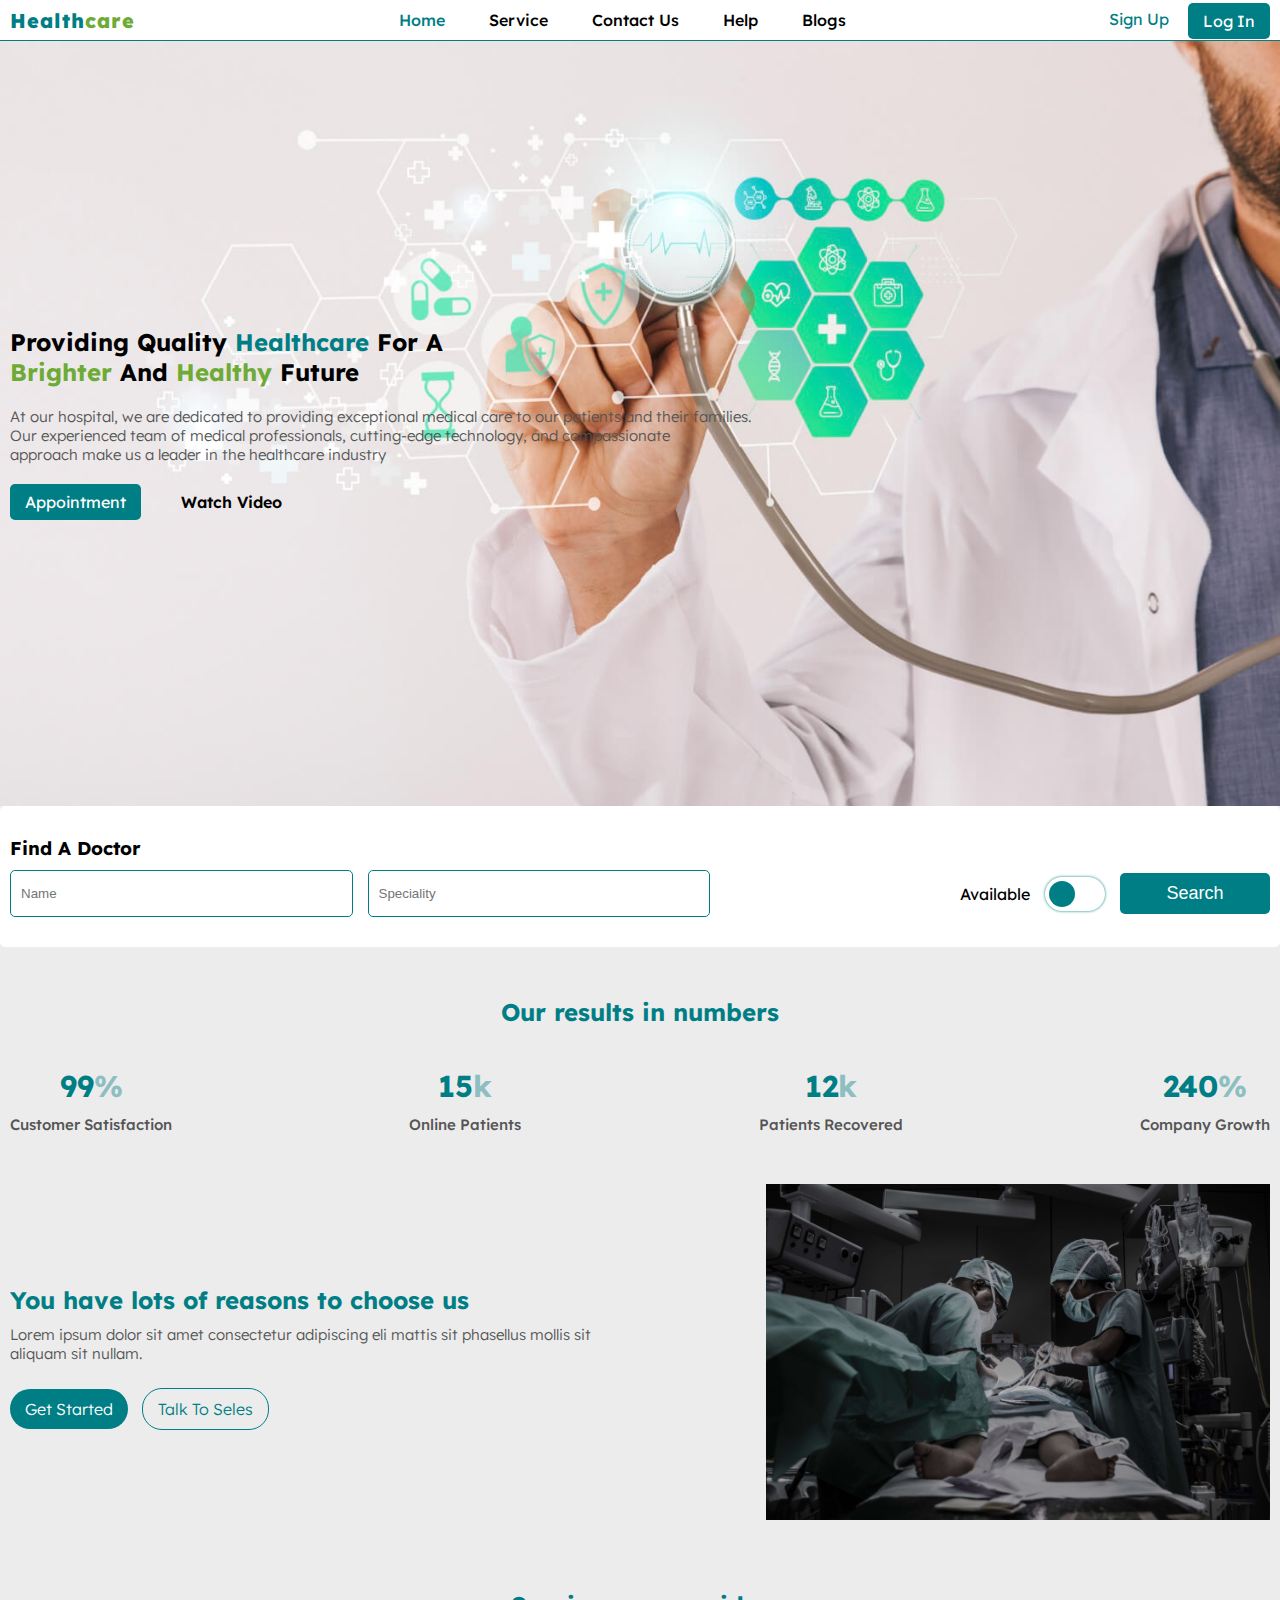
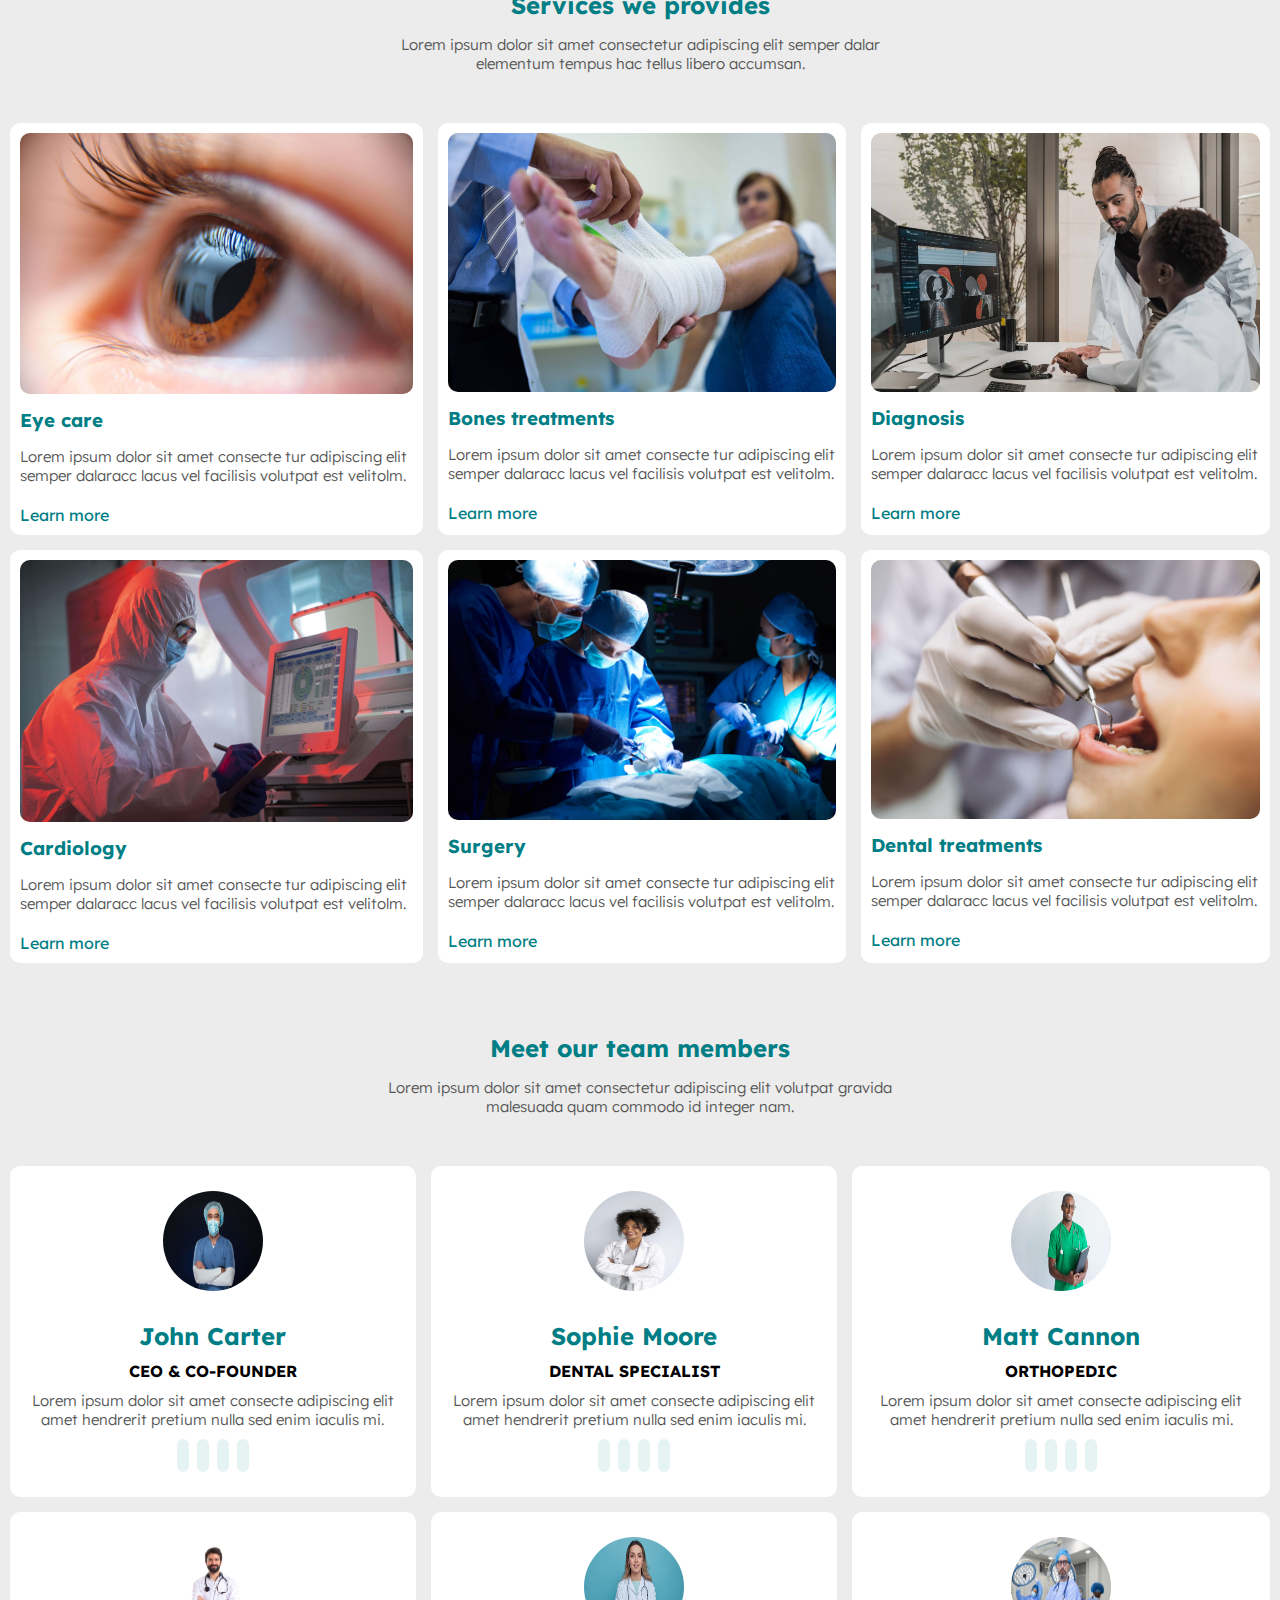
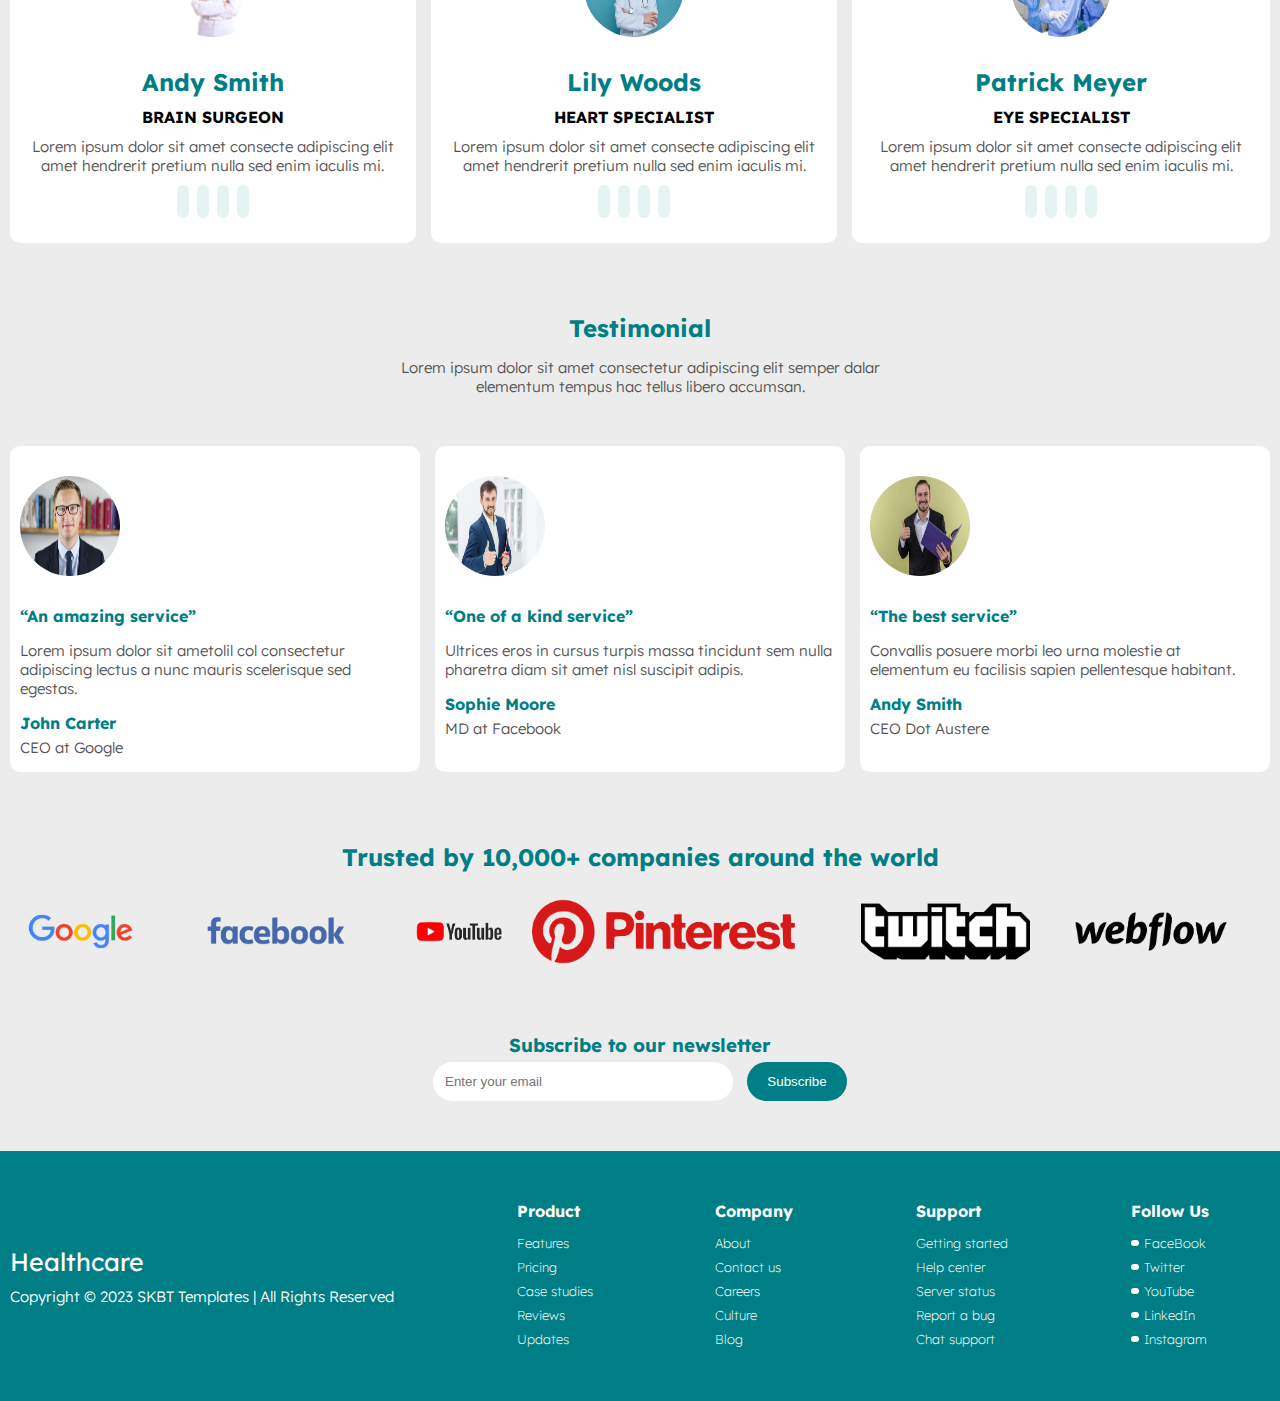
<file: index.html>
<!DOCTYPE html>
<html lang="en">
  <head>
    <meta charset="UTF-8" />
    <meta name="viewport" content="width=device-width, initial-scale=1.0" />
    <title>Doctor Appointment Home</title>
    <link
      rel="stylesheet"
      href="https://cdnjs.cloudflare.com/ajax/libs/font-awesome/6.4.2/css/all.min.css"
      integrity="sha512-z3gLpd7yknf1YoNbCzqRKc4qyor8gaKU1qmn+CShxbuBusANI9QpRohGBreCFkKxLhei6S9CQXFEbbKuqLg0DA=="
      crossorigin="anonymous"
      referrerpolicy="no-referrer"
    />

    <link rel="stylesheet" href="style.css" />
    <link rel="stylesheet" href="responsive.css" />
  </head>
  <body>
    <!-- ==========================  -->
    <!-- header section starts -->
    <!-- ==========================  -->

    <nav>
      <div class="nav-container">
        <a href="#" class="logo">Health<span>care</span></a>
        <ul class="nav-items" id="subMenu">
          <li class="nav-list"><a href="#" class="nav-link">Home</a></li>
          <li class="nav-list"><a href="#" class="nav-link">Service</a></li>
          <li class="nav-list">
            <a href="contact-page.html" class="nav-link">Contact Us</a>
          </li>
          <li class="nav-list"><a href="#" class="nav-link">Help</a></li>
          <li class="nav-list"><a href="#" class="nav-link">Blogs</a></li>
          <li class="nav-list-hidden">
            <a href="#">Log In</a>
            <a href="#">Sign Up</a>
          </li>
        </ul>
        <div class="sign-in-up">
          <a href="#" class="sign-up">Sign Up</a>
          <a href="#" class="log-in btn">Log In</a>
        </div>
        <i class="fa-solid fa-bars nav-bar-icon" onclick="toggleMenu()"></i>
      </div>
    </nav>
    <header>
      <div class="hero-section">
        <h2>
          Providing Quality
          <span style="color: rgba(0, 126, 133, 1)">Healthcare</span> For A
          <br />
          <span style="color: rgba(110, 171, 54, 1)">Brighter</span> And
          <span style="color: rgba(110, 171, 54, 1)">Healthy</span>
          Future
        </h2>
        <p class="hero-section-para">
          At our hospital, we are dedicated to providing exceptional medical
          care to our patients and their families. <br />
          Our experienced team of medical professionals, cutting-edge
          technology, and compassionate <br />
          approach make us a leader in the healthcare industry
        </p>
        <div class="hero-btn-list">
          <a href="#" class="btn">Appointment</a>
          <i class="fa-solid fa-circle-play play-btn"></i>
          <a href="#" class="video-btn">Watch Video</a>
        </div>
      </div>
    </header>
    <!-- ==========================  -->
    <!-- header section ends -->
    <!-- ==========================  -->
    <!-- ==========================  -->
    <!-- find doctor section starts -->
    <!-- ==========================  -->
    <section class="find-doctor-main">
      <h3>Find A Doctor</h3>
      <form action="" class="find-doctor-form">
        <div class="find-doctor-form-left">
          <input
            type="text"
            name="name"
            id="name"
            placeholder="Name"
            class="doctor-form-input"
          />
          <input
            type="text"
            name="speciality"
            id="speciality"
            placeholder="Speciality"
            class="doctor-form-input"
          />
        </div>

        <div class="find-doctor-form-right">
          <span class="switch-label">Available</span>
          <label class="switch">
            <input type="checkbox" />
            <span class="slider round"></span>
          </label>
          <input type="button" value="Search" class="btn find-doctor-btn" />
        </div>
      </form>
    </section>
    <!-- ==========================  -->
    <!-- find doctor section ends -->
    <!-- ==========================  -->
    <!-- ==========================  -->
    <!-- result section starts -->
    <!-- ==========================  -->
    <div class="result-show-container">
      <h2>Our results in numbers</h2>
      <div class="result-show-items">
        <div class="result-show-list">
          <h3>99<span>%</span></h3>
          <p>Customer Satisfaction</p>
        </div>
        <div class="result-show-list">
          <h3>15<span>k</span></h3>
          <p>Online Patients</p>
        </div>
        <div class="result-show-list">
          <h3>12<span>k</span></h3>
          <p>Patients Recovered</p>
        </div>
        <div class="result-show-list">
          <h3>240<span>%</span></h3>
          <p>Company Growth</p>
        </div>
      </div>
    </div>
    <!-- ==========================  -->
    <!-- result section ends -->
    <!-- ==========================  -->
    <!-- ==========================  -->
    <!-- choose section starts -->
    <!-- ==========================  -->
    <div class="why-choose">
      <div class="why-choose-details">
        <h2>You have lots of reasons to choose us</h2>
        <p>
          Lorem ipsum dolor sit amet consectetur adipiscing eli mattis sit
          phasellus mollis sit aliquam sit nullam.
        </p>
        <a href="#" class="btn">Get Started</a>
        <a href="#" class="btn choose-btn">Talk To Seles</a>
      </div>
      <img src="Images/sergeri.jpg" alt="img" />
    </div>
    <!-- ==========================  -->
    <!-- choose section ends -->
    <!-- ==========================  -->
    <!-- ==========================  -->
    <!-- services section starts -->
    <!-- ==========================  -->
    <div class="services-container">
      <div class="services-head">
        <h2>Services we provides</h2>
        <p>
          Lorem ipsum dolor sit amet consectetur adipiscing elit semper dalar<br />
          elementum tempus hac tellus libero accumsan.
        </p>
      </div>
      <div class="services-items">
        <div class="services-list">
          <img src="Images/eye.jpg" alt="img" />
          <h3>Eye care</h3>
          <p>
            Lorem ipsum dolor sit amet consecte tur adipiscing elit semper
            dalaracc lacus vel facilisis volutpat est velitolm.
          </p>
          <a href="#" class="Learn-more-btn">Learn more</a>
        </div>
        <div class="services-list">
          <img src="Images/Bones.jpg" alt="img" />
          <h3>Bones treatments</h3>
          <p>
            Lorem ipsum dolor sit amet consecte tur adipiscing elit semper
            dalaracc lacus vel facilisis volutpat est velitolm.
          </p>
          <a href="#" class="Learn-more-btn">Learn more</a>
        </div>
        <div class="services-list">
          <img src="Images/Diagnosis.jpg" alt="img" />
          <h3>Diagnosis</h3>
          <p>
            Lorem ipsum dolor sit amet consecte tur adipiscing elit semper
            dalaracc lacus vel facilisis volutpat est velitolm.
          </p>
          <a href="#" class="Learn-more-btn">Learn more</a>
        </div>
        <div class="services-list">
          <img src="Images/Cardiology.jpg" alt="img" />
          <h3>Cardiology</h3>
          <p>
            Lorem ipsum dolor sit amet consecte tur adipiscing elit semper
            dalaracc lacus vel facilisis volutpat est velitolm.
          </p>
          <a href="#" class="Learn-more-btn">Learn more</a>
        </div>
        <div class="services-list">
          <img src="Images/Surgery.jpg" alt="img" />
          <h3>Surgery</h3>
          <p>
            Lorem ipsum dolor sit amet consecte tur adipiscing elit semper
            dalaracc lacus vel facilisis volutpat est velitolm.
          </p>
          <a href="#" class="Learn-more-btn">Learn more</a>
        </div>
        <div class="services-list">
          <img src="Images/dentist.jpg" alt="img" />
          <h3>Dental treatments</h3>
          <p>
            Lorem ipsum dolor sit amet consecte tur adipiscing elit semper
            dalaracc lacus vel facilisis volutpat est velitolm.
          </p>
          <a href="#" class="Learn-more-btn">Learn more</a>
        </div>
      </div>
    </div>
    <!-- ==========================  -->
    <!-- services section ends -->
    <!-- ==========================  -->
    <!-- ==========================  -->
    <!-- tem member section starts -->
    <!-- ==========================  -->
    <div class="tem-member-container">
      <div class="tem-member-head">
        <h2>Meet our team members</h2>
        <p>
          Lorem ipsum dolor sit amet consectetur adipiscing elit volutpat
          gravida <br />
          malesuada quam commodo id integer nam.
        </p>
      </div>
      <div class="tem-member-items">
        <div class="tem-member-list">
          <img src="Images/tem-member2.jpg" alt="img" />
          <h2>John Carter</h2>
          <h4>CEO & Co-Founder</h4>
          <p>
            Lorem ipsum dolor sit amet consecte adipiscing elit amet hendrerit
            pretium nulla sed enim iaculis mi.
          </p>
          <div class="tem-member-social-icon">
            <a href="#"><i class="fa-brands fa-facebook-f"></i></a>
            <a href="#"><i class="fa-brands fa-twitter"></i></a>
            <a href="#"><i class="fa-brands fa-instagram"></i></a>
            <a href="#"><i class="fa-brands fa-linkedin-in"></i></a>
          </div>
        </div>

        <div class="tem-member-list">
          <img src="Images/tem-member3.jpg" alt="img" />
          <h2>Sophie Moore</h2>
          <h4>dental specialist</h4>
          <p>
            Lorem ipsum dolor sit amet consecte adipiscing elit amet hendrerit
            pretium nulla sed enim iaculis mi.
          </p>
          <div class="tem-member-social-icon">
            <a href="#"><i class="fa-brands fa-facebook-f"></i></a>
            <a href="#"><i class="fa-brands fa-twitter"></i></a>
            <a href="#"><i class="fa-brands fa-instagram"></i></a>
            <a href="#"><i class="fa-brands fa-linkedin-in"></i></a>
          </div>
        </div>
        <div class="tem-member-list">
          <img src="Images/tem-member4.jpg" alt="img" />
          <h2>Matt Cannon</h2>
          <h4>orthopedic</h4>
          <p>
            Lorem ipsum dolor sit amet consecte adipiscing elit amet hendrerit
            pretium nulla sed enim iaculis mi.
          </p>
          <div class="tem-member-social-icon">
            <a href="#"><i class="fa-brands fa-facebook-f"></i></a>
            <a href="#"><i class="fa-brands fa-twitter"></i></a>
            <a href="#"><i class="fa-brands fa-instagram"></i></a>
            <a href="#"><i class="fa-brands fa-linkedin-in"></i></a>
          </div>
        </div>
        <div class="tem-member-list">
          <img src="Images/tem-member6.jpg" alt="img" />
          <h2>Andy Smith</h2>
          <h4>brain surgeon</h4>
          <p>
            Lorem ipsum dolor sit amet consecte adipiscing elit amet hendrerit
            pretium nulla sed enim iaculis mi.
          </p>
          <div class="tem-member-social-icon">
            <a href="#"><i class="fa-brands fa-facebook-f"></i></a>
            <a href="#"><i class="fa-brands fa-twitter"></i></a>
            <a href="#"><i class="fa-brands fa-instagram"></i></a>
            <a href="#"><i class="fa-brands fa-linkedin-in"></i></a>
          </div>
        </div>
        <div class="tem-member-list">
          <img src="Images/tem-member5.jpg" alt="img" />
          <h2>Lily Woods</h2>
          <h4>heart specialist</h4>
          <p>
            Lorem ipsum dolor sit amet consecte adipiscing elit amet hendrerit
            pretium nulla sed enim iaculis mi.
          </p>
          <div class="tem-member-social-icon">
            <a href="#"><i class="fa-brands fa-facebook-f"></i></a>
            <a href="#"><i class="fa-brands fa-twitter"></i></a>
            <a href="#"><i class="fa-brands fa-instagram"></i></a>
            <a href="#"><i class="fa-brands fa-linkedin-in"></i></a>
          </div>
        </div>
        <div class="tem-member-list">
          <img src="Images/tem-member1.jpg" alt="img" />
          <h2>Patrick Meyer</h2>
          <h4>eye specialist</h4>
          <p>
            Lorem ipsum dolor sit amet consecte adipiscing elit amet hendrerit
            pretium nulla sed enim iaculis mi.
          </p>
          <div class="tem-member-social-icon">
            <a href="#"><i class="fa-brands fa-facebook-f"></i></a>
            <a href="#"><i class="fa-brands fa-twitter"></i></a>
            <a href="#"><i class="fa-brands fa-instagram"></i></a>
            <a href="#"><i class="fa-brands fa-linkedin-in"></i></a>
          </div>
        </div>
      </div>
    </div>
    <!-- ==========================  -->
    <!-- tem member section ends -->
    <!-- ==========================  -->
    <!-- ==========================  -->
    <!-- testimonial section starts -->
    <!-- ==========================  -->
    <div class="testimonial-container">
      <div class="testimonial-head">
        <h2>Testimonial</h2>
        <p>
          Lorem ipsum dolor sit amet consectetur adipiscing elit semper dalar
          <br />
          elementum tempus hac tellus libero accumsan.
        </p>
      </div>
      <div class="testimonial-items">
        <div class="testimonial-list">
          <img src="Images/CEO at Google.jpg" alt="img" />
          <strong>“An amazing service”</strong>
          <p>
            Lorem ipsum dolor sit ametolil col consectetur adipiscing lectus a
            nunc mauris scelerisque sed egestas.
          </p>
          <h4>John Carter</h4>
          <p>CEO at Google</p>
        </div>
        <div class="testimonial-list">
          <img src="Images/MD at Facebook.jpg" alt="img" />
          <strong>“One of a kind service”</strong>
          <p>
            Ultrices eros in cursus turpis massa tincidunt sem nulla pharetra
            diam sit amet nisl suscipit adipis.
          </p>
          <h4>Sophie Moore</h4>
          <p>MD at Facebook</p>
        </div>
        <div class="testimonial-list">
          <img src="Images/CEO Dot Austere.jpg" alt="img" />
          <strong>“The best service”</strong>
          <p>
            Convallis posuere morbi leo urna molestie at elementum eu facilisis
            sapien pellentesque habitant.
          </p>
          <h4>Andy Smith</h4>
          <p>CEO Dot Austere</p>
        </div>
      </div>
    </div>
    <!-- ==========================  -->
    <!-- testimonial section ends -->
    <!-- ==========================  -->
    <!-- social logo section startds -->
    <div class="social-logo-container">
      <h2>Trusted by 10,000+ companies around the world</h2>
      <div class="social-logo-items">
        <a href="#"><img src="Images/google.png" alt="img" /></a>
        <a href="#"><img src="Images/fb-logo.png" alt="img" /></a>
        <a href="#"><img src="Images/yt-logo.png" alt="img" /></a>
        <a href="#"><img src="Images/print-logo.png" alt="img" /></a>
        <a href="#"><img src="Images/tw-logo.png" alt="img" /></a>
        <a href="#"><img src="Images/webf-logo.png" alt="img" /></a>
      </div>
    </div>
    <!-- social logo section ends -->
    <!-- news letter section starts -->
    <div class="news-letter-container">
      <h3>Subscribe to our newsletter</h3>
      <input
        type="email"
        name="mail"
        id="mail"
        placeholder="Enter your email"
        class="news-letter-input"
      />
      <input type="button" value="Subscribe" class="news-letter-btn" />
    </div>
    <!-- news letter section ends -->
    <!-- footer section starts -->
    <div class="footer-container">
      <div class="copy-right-section">
        <a href="#" class="footer-logo">Healthcare</a>
        <p>Copyright © 2023 SKBT Templates | All Rights Reserved</p>
      </div>
      <div class="footer-items">
        <div class="footer-product">
          <h4>Product</h4>
          <div class="footer-flex">
            <a href="#">Features</a>
            <a href="#">Pricing</a>
            <a href="#">Case studies</a>
            <a href="#">Reviews</a>
            <a href="#">Updates</a>
          </div>
        </div>
        <div class="footer-company">
          <h4>Company</h4>
          <div class="footer-flex">
            <a href="#">About</a>
            <a href="#">Contact us</a>
            <a href="#">Careers</a>
            <a href="#">Culture</a>
            <a href="#">Blog</a>
          </div>
        </div>
        <div class="footer-support">
          <h4>Support</h4>
          <div class="footer-flex">
            <a href="#">Getting started</a>
            <a href="#">Help center</a>
            <a href="#">Server status</a>
            <a href="#">Report a bug</a>
            <a href="#">Chat support</a>
          </div>
        </div>
        <div class="footer-follow-us">
          <h4>Follow Us</h4>
          <div class="footer-flex">
            <a href="#"><i class="fa-brands fa-facebook-f"></i>FaceBook</a>
            <a href="#"><i class="fa-brands fa-twitter"></i>Twitter</a>
            <a href="#"><i class="fa-brands fa-youtube"></i>YouTube</a>
            <a href="#"><i class="fa-brands fa-linkedin-in"></i>LinkedIn</a>
            <a href="#"><i class="fa-brands fa-instagram"></i>Instagram</a>
          </div>
        </div>
      </div>
    </div>
    <!-- footer section ends -->

    <script>
      let subMenu = document.getElementById("subMenu");
      function toggleMenu() {
        subMenu.classList.toggle("toggleMenuNav");
      }
    </script>
  </body>
</html>
</file>
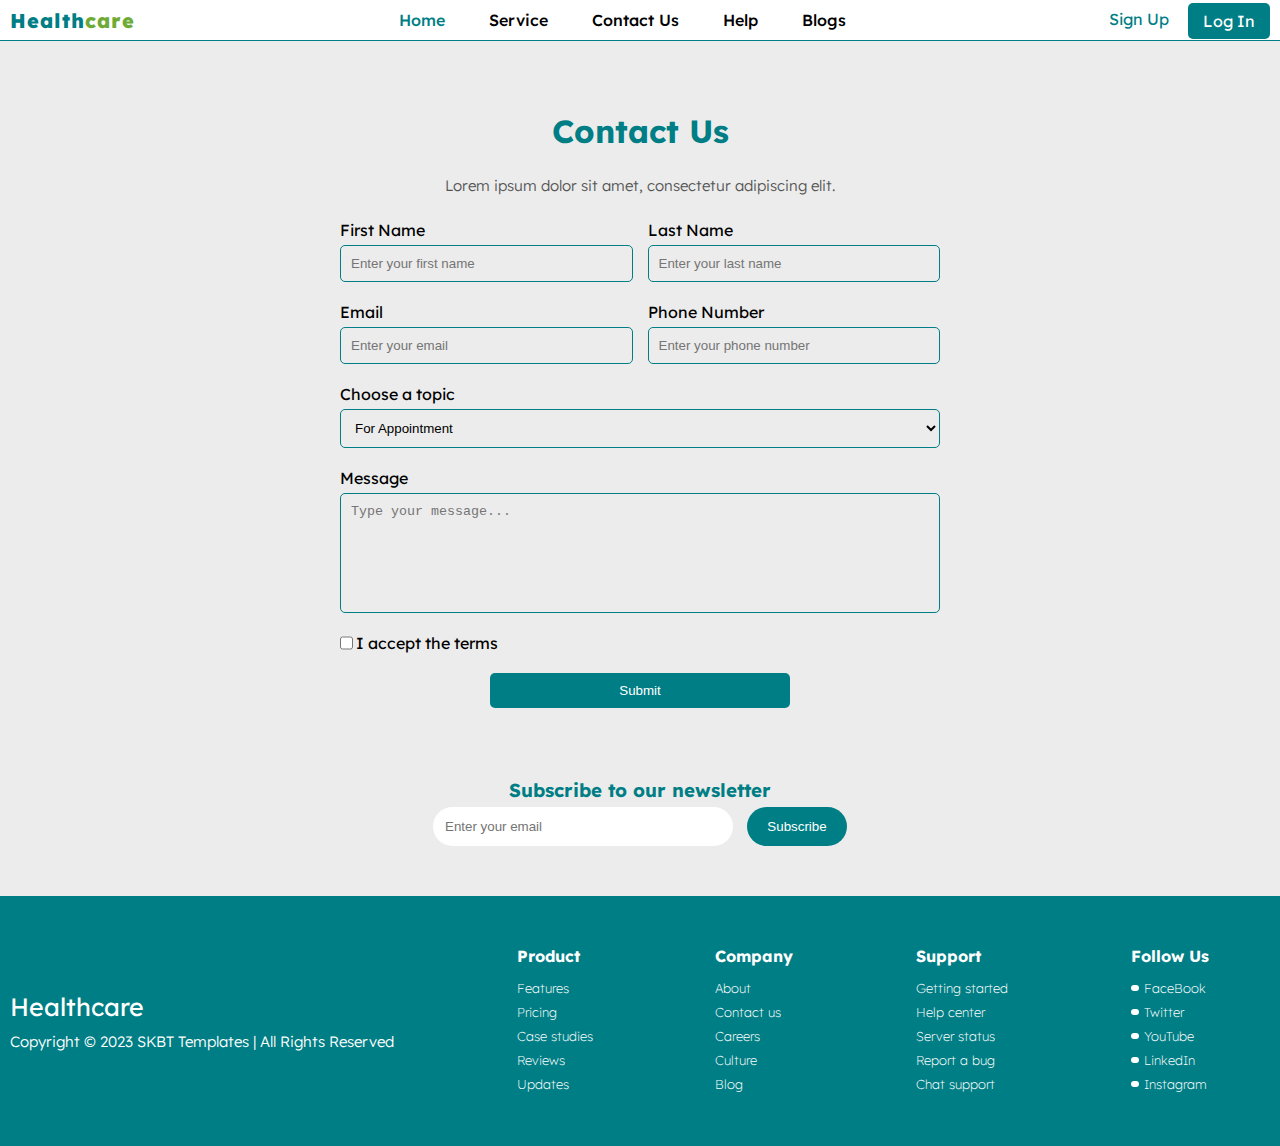
<file: contact-page.html>
<!DOCTYPE html>
<html lang="en">
  <head>
    <meta charset="UTF-8" />
    <meta name="viewport" content="width=device-width, initial-scale=1.0" />
    <title>Doctor Appointment Contact Us</title>
    <link
      rel="stylesheet"
      href="https://cdnjs.cloudflare.com/ajax/libs/font-awesome/6.4.2/css/all.min.css"
      integrity="sha512-z3gLpd7yknf1YoNbCzqRKc4qyor8gaKU1qmn+CShxbuBusANI9QpRohGBreCFkKxLhei6S9CQXFEbbKuqLg0DA=="
      crossorigin="anonymous"
      referrerpolicy="no-referrer"
    />

    <link rel="stylesheet" href="style.css" />
    <link rel="stylesheet" href="responsive.css" />
  </head>
  <body>
    <!-- ==========================  -->
    <!-- header section starts -->
    <!-- ==========================  -->
    <nav>
      <div class="nav-container">
        <a href="#" class="logo">Health<span>care</span></a>
        <ul class="nav-items" id="subMenu">
          <li class="nav-list">
            <a href="index.html" class="nav-link">Home</a>
          </li>
          <li class="nav-list"><a href="#" class="nav-link">Service</a></li>
          <li class="nav-list">
            <a href="contact-page.html" class="nav-link">Contact Us</a>
          </li>
          <li class="nav-list"><a href="#" class="nav-link">Help</a></li>
          <li class="nav-list"><a href="#" class="nav-link">Blogs</a></li>
          <li class="nav-list-hidden">
            <a href="#">Log In</a>
            <a href="#">Sign Up</a>
          </li>
        </ul>
        <div class="sign-in-up">
          <a href="#" class="sign-up">Sign Up</a>
          <a href="#" class="log-in btn">Log In</a>
        </div>
        <i class="fa-solid fa-bars nav-bar-icon" onclick="toggleMenu()"></i>
      </div>
    </nav>
    <!-- <header>
      <div class="hero-section"></div>
    </header> -->
    <!-- ==========================  -->
    <!-- header section ends -->
    <!-- ==========================  -->
    <!-- ==========================  -->
    <!-- contact section starts -->
    <!-- ==========================  -->
    <div class="contact-main">
      <h1>Contact Us</h1>
      <p>Lorem ipsum dolor sit amet, consectetur adipiscing elit.</p>
      <form action="" class="contact-form">
        <label for="fName" class="contact-fname"
          >First Name<input
            type="text"
            name="fName"
            id="fName"
            placeholder="Enter your first name"
        /></label>

        <label for="lName" class="contact-lname"
          >Last Name<input
            type="text"
            name="lName"
            id="lName"
            placeholder="Enter your last name"
        /></label>

        <label for="email" class="contact-mail"
          >Email
          <input
            type="email"
            name="email"
            id="email"
            placeholder="Enter your email"
        /></label>

        <label for="number" class="contact-number"
          >Phone Number<input
            type="number"
            name="number"
            id="number"
            placeholder="Enter your phone number"
        /></label>
        <label for="chooseTopic" class="contact-selection-box"
          >Choose a topic<select name="slection" id="selection">
            <option value="Appointment">For Appointment</option>
            <option value="Services">About Services</option>
            <option value="Doctors">About our Doctors</option>
          </select></label
        >

        <label for="message" class="contact-message"
          >Message
          <textarea
            name="message"
            id="message"
            placeholder="Type your message..."
          ></textarea>
        </label>
        <div class="contact-check-box-container">
          <input type="checkbox" name="check" id="check" />
          <label for="check" class="contact-check-box">
            I accept the terms</label
          >
        </div>

        <input type="submit" value="Submit" class="contact-btn" />
      </form>
    </div>
    <!-- ==========================  -->
    <!-- contact section ends -->
    <!-- ==========================  -->
    <!-- news letter section starts -->
    <div class="news-letter-container">
      <h3>Subscribe to our newsletter</h3>
      <input
        type="email"
        name="mail"
        id="mail"
        placeholder="Enter your email"
        class="news-letter-input"
      />
      <input type="button" value="Subscribe" class="news-letter-btn" />
    </div>
    <!-- news letter section ends -->
    <!-- footer section starts -->
    <div class="footer-container">
      <div class="copy-right-section">
        <a href="#" class="footer-logo">Healthcare</a>
        <p>Copyright © 2023 SKBT Templates | All Rights Reserved</p>
      </div>
      <div class="footer-items">
        <div class="footer-product">
          <h4>Product</h4>
          <div class="footer-flex">
            <a href="#">Features</a>
            <a href="#">Pricing</a>
            <a href="#">Case studies</a>
            <a href="#">Reviews</a>
            <a href="#">Updates</a>
          </div>
        </div>
        <div class="footer-company">
          <h4>Company</h4>
          <div class="footer-flex">
            <a href="#">About</a>
            <a href="#">Contact us</a>
            <a href="#">Careers</a>
            <a href="#">Culture</a>
            <a href="#">Blog</a>
          </div>
        </div>
        <div class="footer-support">
          <h4>Support</h4>
          <div class="footer-flex">
            <a href="#">Getting started</a>
            <a href="#">Help center</a>
            <a href="#">Server status</a>
            <a href="#">Report a bug</a>
            <a href="#">Chat support</a>
          </div>
        </div>
        <div class="footer-follow-us">
          <h4>Follow Us</h4>
          <div class="footer-flex">
            <a href="#"><i class="fa-brands fa-facebook-f"></i>FaceBook</a>
            <a href="#"><i class="fa-brands fa-twitter"></i>Twitter</a>
            <a href="#"><i class="fa-brands fa-youtube"></i>YouTube</a>
            <a href="#"><i class="fa-brands fa-linkedin-in"></i>LinkedIn</a>
            <a href="#"><i class="fa-brands fa-instagram"></i>Instagram</a>
          </div>
        </div>
      </div>
    </div>
    <!-- footer section ends -->

    <script>
      let subMenu = document.getElementById("subMenu");
      function toggleMenu() {
        subMenu.classList.toggle("toggleMenuNav");
      }
    </script>
  </body>
</html>
</file>
<file: style.css>
@import url("https://fonts.googleapis.com/css2?family=Lexend:wght@100;200;300;400;500;600;700;800;900&display=swap");
/* ========================== */
/* common css code starts */
/* ==========================  */
* {
  margin: 0;
  padding: 0;
  box-sizing: border-box;
  text-decoration: none;
  list-style-type: none;
}
body {
  background-color: #ececec;
  font-family: "Lexend", sans-serif;
  /* max-width: 1200px; */
  margin: 0 auto;
  width: 100%;
  scroll-behavior: smooth;
}
p {
  color: #555555;
  font-size: 15px;
  font-weight: 300;
}
.btn {
  padding: 8px 15px;
  border-radius: 5px;
  background-color: var(--primary-color);
  color: #fff;
  text-align: center;
  vertical-align: middle;
  transition: 0.3s;
}
.btn:hover {
  border: 1px solid var(--primary-color);
  background-color: transparent;
  color: var(--primary-color);
}
:root {
  --primary-color: rgba(0, 126, 133, 1);
  --secondary-color: rgba(110, 171, 54, 1);
}
/* ========================== */
/* common css code ends */
/* ==========================  */
/* ========================== */
/* header section starts */
/* ==========================  */
nav {
  width: 100%;
  position: sticky;
  position: -webkit-sticky;
  top: 0;
  background-color: #ffffff;
  z-index: 99999;
  border-bottom: 1px solid var(--primary-color);
}
.nav-container {
  display: flex;
  align-items: center;
  justify-content: space-between;
  padding: 0 10px;
}
.logo {
  font-weight: 800;
  color: var(--primary-color);
  letter-spacing: 1px;
  font-size: 20px;
}
.logo span {
  color: var(--secondary-color);
}
.block-sign-in-up {
  display: none;
}
.nav-list {
  display: inline-block;
  padding: 10px 20px;
}
.nav-link {
  color: #000;
  font-weight: 500;
  transition: 0.5s;
}

.nav-list:first-child .nav-link {
  color: var(--primary-color);
}
.nav-link:hover {
  color: var(--primary-color);
}
.nav-list-hidden {
  display: none;
}
.sign-in-up {
  display: inline-block;
}
.sign-up {
  margin-right: 15px;
  color: var(--primary-color);
}
.nav-bar-icon {
  display: none;
}
header {
  /* max-width: 1200px; */
  background-image: url(Images/bg.jpg);
  background-position: top;
  background-repeat: no-repeat;
  background-size: cover;
  height: 85vh;
  display: flex;
  /* flex-direction: column; */
  align-items: center;
  justify-content: flex-start;
}
.hero-section {
  /* position: absolute; */
  /* top: 40%; */
  margin-left: 10px;
}
.hero-section-para {
  /* width: 60vw; */
  margin: 20px 0;
}
.hero-btn-list {
  display: flex;
  align-items: center;
  gap: 0 20px;
}
.video-btn {
  font-weight: 600;
  color: #000;
  text-align: center;
}
.play-btn {
  color: var(--primary-color);
  font-size: 30px;
}

/* ========================== */
/* header section ends */
/* ==========================  */
/* ========================== */
/* find doctor section starts */
/* ==========================  */
.find-doctor-main {
  background-color: #fff;
  border-radius: 5px;
  padding: 30px 10px;
}
.find-doctor-form {
  display: flex;
  align-items: center;
  justify-content: space-between;
  margin-top: 10px;
}
.find-doctor-form-left {
  display: flex;
  align-items: center;
  gap: 0 15px;
  width: 100%;
}
.doctor-form-input {
  border: 1px solid var(--primary-color);
  border-radius: 5px;
  background-color: transparent;
  padding: 15px 10px;
  width: 100%;
}
.doctor-form-input:focus {
  outline: none;
}
.switch {
  position: relative;
  display: inline-block;
  width: 60px;
  height: 34px;
}

.switch input {
  opacity: 0;
  width: 0;
  height: 0;
}

.slider {
  position: absolute;
  cursor: pointer;
  top: 0;
  left: 0;
  right: 0;
  bottom: 0;
  background-color: transparent;
  -webkit-transition: 0.4s;
  transition: 0.4s;
}
.slider:before {
  position: absolute;
  content: "";
  height: 26px;
  width: 26px;
  left: 4px;
  bottom: 4px;
  background-color: var(--primary-color);
  -webkit-transition: 0.4s;
  transition: 0.4s;
}

input:checked + .slider {
  background-color: var(--secondary-color);
}

.slider {
  box-shadow: 0 0 3px var(--primary-color);
}

input:checked + .slider:before {
  -webkit-transform: translateX(26px);
  -ms-transform: translateX(26px);
  transform: translateX(26px);
}
.slider.round {
  border-radius: 34px;
}
.slider.round:before {
  border-radius: 50%;
}
.find-doctor-form-right {
  display: flex;
  align-items: center;
  justify-content: flex-end;
  width: 80%;
  gap: 0 15px;
}

.find-doctor-btn {
  outline: none;
  border-style: none;
  font-weight: 500;
  font-size: 18px;
  padding: 10px 0;
  width: 150px;
}
/* ========================== */
/* find doctor section ends */
/* ==========================  */
/* ========================== */
/* result section starts */
/* ==========================  */
.result-show-container {
  margin: 50px 10px;
}
.result-show-container h2 {
  margin-bottom: 40px;
  text-align: center;
  color: var(--primary-color);
}
.result-show-items {
  display: flex;
  align-items: center;
  justify-content: space-between;
}
.result-show-list h3 {
  text-align: center;
  color: var(--primary-color);
  font-size: 30px;
  font-weight: 700;
}
.result-show-list h3 span {
  opacity: 40%;
}
.result-show-list p {
  font-weight: 500;
  margin-top: 10px;
}
/* ========================== */
/* result section ends */
/* ==========================  */
/* ========================== */
/* choose section starts */
/* ==========================  */
.why-choose {
  display: flex;
  align-items: center;
  justify-content: space-between;
  margin: 0 10px;
}
.why-choose img {
  width: 40%;
}
.why-choose-details {
  width: 50%;
}
.why-choose-details h2 {
  color: var(--primary-color);
  margin-bottom: 10px;
}
.why-choose-details p {
  margin-bottom: 35px;
}
.why-choose-details a {
  padding: 10px 15px;
  border-radius: 20px;
  font-weight: 300;
  margin-right: 10px;
}
.choose-btn {
  background-color: transparent;
  color: var(--primary-color);
  border: 1px solid var(--primary-color);
}
/* ========================== */
/* choosesection ends */
/* ==========================  */
/* ========================== */
/* services section starts */
/* ==========================  */
.services-container {
  margin: 70px 10px;
}
.services-head {
  display: flex;
  flex-direction: column;
  align-items: center;
}
.services-head h2 {
  color: var(--primary-color);
}
.services-head p {
  text-align: center;
  margin: 15px 0 50px 0;
}
.services-items {
  display: grid;
  gap: 15px;
  grid-template-columns: auto auto auto;
}
.services-list {
  background-color: #fff;
  padding: 10px;
  border-radius: 10px;
}
.services-list img {
  background-color: bisque;
  width: 100%;
  border-radius: 10px;
}
.services-list h3 {
  color: var(--primary-color);
  margin: 10px 0;
}
.services-list p {
  margin: 15px 0 20px 0;
}
.Learn-more-btn {
  color: var(--primary-color);
}
/* ========================== */
/* services section ends */
/* ==========================  */
/* ========================== */
/* tem member section starts */
/* ==========================  */
.tem-member-container {
  margin: 70px 10px;
}
.tem-member-head {
  display: flex;
  flex-direction: column;
  align-items: center;
}
.tem-member-head h2 {
  color: var(--primary-color);
}
.tem-member-head p {
  text-align: center;
  margin: 15px 0 50px 0;
}
.tem-member-items {
  display: grid;
  gap: 15px;
  grid-template-columns: auto auto auto;
}
.tem-member-list {
  background-color: #fff;
  padding: 10px;
  border-radius: 10px;
  display: flex;
  flex-direction: column;
  align-items: center;
}
.tem-member-list img {
  width: 100px;
  height: 100px;
  border-radius: 50%;
  margin-top: 15px;
}
.tem-member-list h2 {
  color: var(--primary-color);
  margin-top: 30px;
}
.tem-member-list h4 {
  margin: 10px 0;
  text-transform: uppercase;
}
.tem-member-list p {
  text-align: center;
}
.tem-member-social-icon {
  margin: 15px 0 20px 0;
}
.tem-member-social-icon a {
  margin: 0 4px;
  border-radius: 5px;
}
.tem-member-social-icon a i {
  color: #0085ff;
  background-color: #e6f3f3;
  text-align: center;
  font-size: 18px;
  padding: 5px 6px;
  border-radius: 10px;
}
.ins {
  color: #f78a47;
}
/* ========================== */
/* tem member section ends */
/* ==========================  */
/* ========================== */
/* testimonial section starts */
/* ==========================  */
.testimonial-container {
  margin: 70px 10px;
}
.testimonial-head {
  display: flex;
  flex-direction: column;
  align-items: center;
}
.testimonial-head h2 {
  color: var(--primary-color);
}
.testimonial-head p {
  text-align: center;
  margin: 15px 0 50px 0;
}
.testimonial-items {
  display: grid;
  gap: 15px;
  grid-template-columns: auto auto auto;
}
.testimonial-list {
  background-color: #fff;
  padding: 15px 10px;
  border-radius: 10px;
  display: flex;
  flex-direction: column;
  justify-content: flex-start;
  /* align-items: center; */
}
.testimonial-list img {
  width: 100px;
  height: 100px;
  border-radius: 50%;
  margin-top: 15px;
}
.testimonial-list strong {
  color: var(--primary-color);
  margin: 30px 0 15px 0;
}
.testimonial-list h4 {
  color: var(--primary-color);
  margin: 15px 0 5px 0;
}
/* ========================== */
/* testimonial section ends */
/* ==========================  */
/* social logo section starts */
.social-logo-container {
  margin: 50px 10px;
}
.social-logo-container h2 {
  text-align: center;
  margin-bottom: 12px;
  color: var(--primary-color);
}
.social-logo-items {
  display: flex;
  align-items: center;
  justify-content: space-between;
  overflow: hidden;
}
.social-logo-items a img {
  width: 80%;
}
/* social logo section ends */
/* news letter section starts */
.news-letter-container {
  margin: 50px auto;
  text-align: center;
}
.news-letter-container h3 {
  color: var(--primary-color);
  margin-bottom: 5px;
}
.news-letter-input {
  border-style: none;
  outline: none;
  border-radius: 20px;
  padding: 12px;
  width: 300px;
}
.news-letter-btn {
  padding: 12px;
  border-style: none;
  border-radius: 20px;
  background-color: var(--primary-color);
  color: #fff;
  width: 100px;
  margin-left: 10px;
}
/* news letter section ends */
/* ========================== */
/* footer section starts*/
/* ==========================  */
.footer-container {
  background-color: var(--primary-color);
  display: flex;
  align-items: center;
  justify-content: space-between;
  padding: 50px 10px;
}
.copy-right-section {
  flex-grow: 1;
}
.copy-right-section a {
  color: #fff;
  font-size: 25px;
}
.copy-right-section p {
  color: #fff;
  margin-top: 10px;
}
.footer-items {
  flex-grow: 8;
  display: grid;
  grid-template-columns: auto auto auto auto;
  justify-content: space-around;
}
.footer-flex {
  display: flex;
  flex-direction: column;
  justify-content: flex-start;
}
.footer-flex a {
  color: #fff;
  font-weight: 200;
  font-size: 13px;
  margin: 4px 0;
  display: flex;
  align-items: center;
}
.footer-flex a i {
  color: #555555;
  background-color: #fff;
  text-align: center;
  font-size: 6px;
  padding: 3px 4px;
  border-radius: 3px;
  margin-right: 5px;
}
.footer-product h4,
.footer-company h4,
.footer-support h4,
.footer-follow-us h4 {
  color: #fff;
  margin-bottom: 10px;
}
/* ========================== */
/* footer section ends*/
/* ==========================  */
/* ========================== */
/* contact us section starts*/
/* ==========================  */
.contact-main {
  margin: 70px 10px;
  display: flex;
  flex-direction: column;
  align-items: center;
  gap: 25px 0;
}
.contact-main h1 {
  color: var(--primary-color);
}
.contact-form {
  display: grid;
  grid-template-columns: auto auto;
  justify-content: center;
  align-content: center;
  gap: 20px 15px;
}
.contact-form label {
  display: flex;
  flex-direction: column;
  gap: 5px 0;
}

.contact-form label input {
  padding: 10px;
  background-color: transparent;
  border: 1px solid var(--primary-color);
  border-radius: 5px;
  outline: none;
}

.contact-selection-box {
  grid-column: 1/3;
}
.contact-selection-box select {
  padding: 10px;
  background-color: transparent;
  border: 1px solid var(--primary-color);
  border-radius: 5px;
  outline: none;
}

.contact-message {
  grid-column: 1/3;
}
.contact-message textarea {
  background-color: transparent;
  border: 1px solid var(--primary-color);
  border-radius: 5px;
  padding: 10px;
  resize: none;
  width: 600px;
  height: 120px;
  outline: none;
}
.contact-check-box-container {
  display: flex;
  gap: 0 3px;
}
.contact-btn {
  grid-column: 1/3;
  width: 50%;
  margin: 0 auto;
  background-color: var(--primary-color);
  color: #fff;
  padding: 10px 0;
  border-style: none;
  border-radius: 5px;
}
/* ========================== */
/* contact us section ends*/
/* ==========================  */
</file>
<file: responsive.css>
@media only screen and (max-width: 850px) {
  .nav-bar-icon {
    display: block;
  }
  .nav-items {
    /* display: none; */
    position: absolute;
    top: 25px;
    right: 0;
    width: 50%;
    max-height: 0px;
    background-color: #fff;
    overflow: hidden;
    border-top: 1px solid rgba(0, 126, 133, 1);
    transition: max-height 0.5s;
  }
  .nav-items.toggleMenuNav {
    max-height: 500px;
  }
  .nav-list {
    display: block;
  }
  .nav-list:hover {
    background-color: #dedede;
  }
  .nav-list-hidden {
    display: block;
    text-align: center;
    padding: 10px 0px;
  }
  .nav-list-hidden a {
    color: #fff;
    background-color: rgba(0, 126, 133, 1);
    padding: 10px 20px;
  }
  .sign-in-up {
    display: none;
  }
  .footer-container {
    flex-direction: column;
    padding: 50px 10px 20px 10px;
  }
  .footer-items {
    justify-content: space-between;
    width: 100%;
  }
  .copy-right-section {
    order: 2;
    margin-top: 20px;
  }
  .copy-right-section a {
    display: none;
  }
  .copy-right-section p {
    font-size: 14px;
    color: #dedede;
  }
}
@media only screen and (max-width: 800px) {
  header {
    height: 80vh;
  }
  .find-doctor-form {
    flex-direction: column;
    gap: 25px 0;
  }
  .find-doctor-form-right {
    justify-content: center;
    width: 100%;
  }
}
@media only screen and (max-width: 650px) {
  header {
    height: 70vh;
  }
  .services-items,
  .tem-member-items,
  .testimonial-items {
    grid-template-columns: auto auto;
  }
  .contact-message textarea {
    width: 500px;
    height: 100px;
  }
}
@media only screen and (max-width: 600px) {
  .result-show-list h3 {
    font-size: 20px;
    font-weight: 600;
  }

  .result-show-list p {
    font-size: 12px;
    text-align: center;
  }

  .why-choose img {
    display: none;
  }
  .why-choose-details {
    width: 100%;
    text-align: center;
  }
  .social-logo-container h2 {
    font-size: 20px;
  }
  .contact-message textarea {
    width: 400px;
    height: 90px;
  }
}
@media only screen and (max-width: 450px) {
  header {
    height: 65vh;
  }
  .nav-list-hidden {
    padding: 0;
  }
  .nav-list-hidden a {
    display: block;
    padding: 10px 0;
    margin-bottom: 1px;
  }
  .services-items,
  .tem-member-items,
  .testimonial-items {
    grid-template-columns: auto;
  }
  .news-letter-btn {
    margin-top: 10px;
  }
  .contact-form {
    grid-template-columns: auto;
  }
  .contact-message textarea {
    width: 300px;
    height: 80px;
  }
  .contact-selection-box {
    grid-column: 1/2;
  }
  .contact-message {
    grid-column: 1/2;
  }
  .contact-btn {
    grid-column: 1/2;
  }
}
@media only screen and (max-width: 400px) {
  .footer-items {
    grid-template-columns: auto auto;
    justify-content: space-around;
    gap: 20px 0;
  }
}
@media only screen and (max-width: 350px) {
  header {
    height: 60vh;
  }
  .hero-btn-list {
    flex-direction: column;
    gap: 10px 0;
  }
  .find-doctor-form-left {
    flex-direction: column;
    gap: 10px 0;
  }
  .find-doctor-form-right {
    flex-wrap: wrap;
    gap: 10px;
  }
  .tem-member-head h2 {
    text-align: center;
  }
  .news-letter-input {
    width: 80%;
  }
  .contact-message textarea {
    width: 250px;
    height: 70px;
  }
}
@media only screen and (max-width: 300px) {
  header {
    height: 55vh;
  }
  .why-choose-details a {
    display: block;
  }
  .choose-btn {
    margin-top: 10px;
  }
  .services-head h2 {
    text-align: center;
  }
  .contact-message textarea {
    width: 200px;
    height: 70px;
  }
}
</file>
